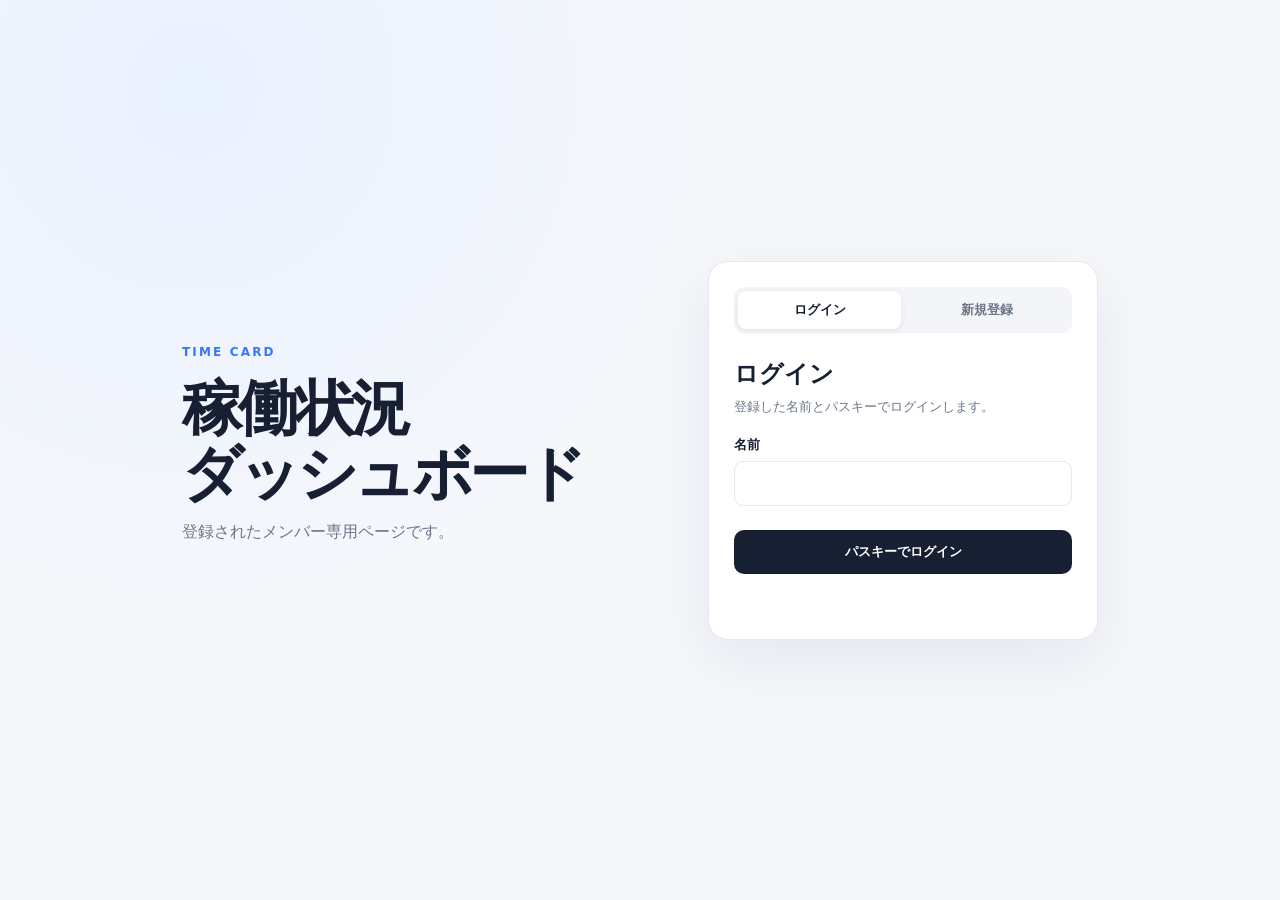
<file: public/auth.html>
<!doctype html><html lang="ja"><head><meta charset="utf-8"><meta name="viewport" content="width=device-width, initial-scale=1"><title>ログイン | 稼働状況ダッシュボード</title><link rel="stylesheet" href="auth.css"></head><body><main class="auth-shell"><div class="brand"><span>TIME CARD</span><h1>稼働状況<br>ダッシュボード</h1><p>登録されたメンバー専用ページです。</p></div><section class="auth-card"><div class="tabs"><button class="tab active" data-tab="login">ログイン</button><button class="tab" data-tab="register">新規登録</button></div><form id="login-form" class="auth-form"><h2>ログイン</h2><p class="hint">登録した名前とパスキーでログインします。</p><label>名前<input name="name" required autocomplete="username"></label><button class="primary" type="submit">パスキーでログイン</button></form><form id="register-form" class="auth-form hidden"><h2>新規登録</h2><p class="hint">登録後、管理者の承認が完了すると利用できます。</p><label>名前<input name="name" required autocomplete="name"></label><label>合言葉<input name="passphrase" type="text" required autocomplete="off"><small>200文字以内</small></label><button class="primary" type="submit">パスキーを登録</button></form><p id="message" class="message" aria-live="polite"></p></section></main><script src="auth.js"></script></body></html>
</file>
<file: public/auth.css>
:root{--ink:#172033;--muted:#6d7688;--line:#e4e8ef;--blue:#3478f6;--bg:#f5f7fb}*{box-sizing:border-box}body{margin:0;min-height:100vh;color:var(--ink);background:radial-gradient(circle at 15% 10%,#eaf1ff 0,#f5f7fb 38%),var(--bg);font-family:system-ui,-apple-system,"Noto Sans JP",sans-serif}.auth-shell{max-width:980px;margin:auto;min-height:100vh;display:grid;grid-template-columns:1fr 390px;gap:70px;align-items:center;padding:32px}.brand span{color:var(--blue);font-size:12px;font-weight:800;letter-spacing:.18em}.brand h1{font-size:clamp(34px,5vw,60px);line-height:1.08;letter-spacing:-.06em;margin:16px 0}.brand p{color:var(--muted)}.auth-card{background:#fff;border:1px solid var(--line);border-radius:20px;padding:25px;box-shadow:0 20px 60px #17203312}.tabs{display:grid;grid-template-columns:1fr 1fr;gap:4px;background:#f3f5f8;border-radius:10px;padding:4px;margin-bottom:25px}.tab{border:0;background:transparent;padding:10px;border-radius:8px;color:var(--muted);font-weight:700;cursor:pointer}.tab.active{background:#fff;color:var(--ink);box-shadow:0 2px 7px #17203314}.auth-form h2{margin:0 0 8px}.hint{color:var(--muted);font-size:13px;margin:0 0 20px}.auth-form label{display:block;font-size:13px;font-weight:700;margin:14px 0}.auth-form input{display:block;width:100%;border:1px solid var(--line);border-radius:9px;padding:12px;margin-top:7px;font:inherit;font-size:16px}.auth-form small{display:block;color:var(--muted);font-weight:400;margin-top:5px}.primary{width:100%;margin-top:10px;border:0;border-radius:10px;padding:13px;background:var(--ink);color:#fff;font-weight:800;cursor:pointer}.primary:disabled{opacity:.55;cursor:wait}.message{min-height:22px;color:var(--muted);font-size:13px;line-height:1.6;margin:18px 0 0}.message.error{color:#bd4141}.hidden{display:none}@media(max-width:760px){.auth-shell{grid-template-columns:1fr;gap:20px;align-content:center;padding:22px}.brand h1{font-size:39px}.brand p{margin-bottom:8px}}
</file>
